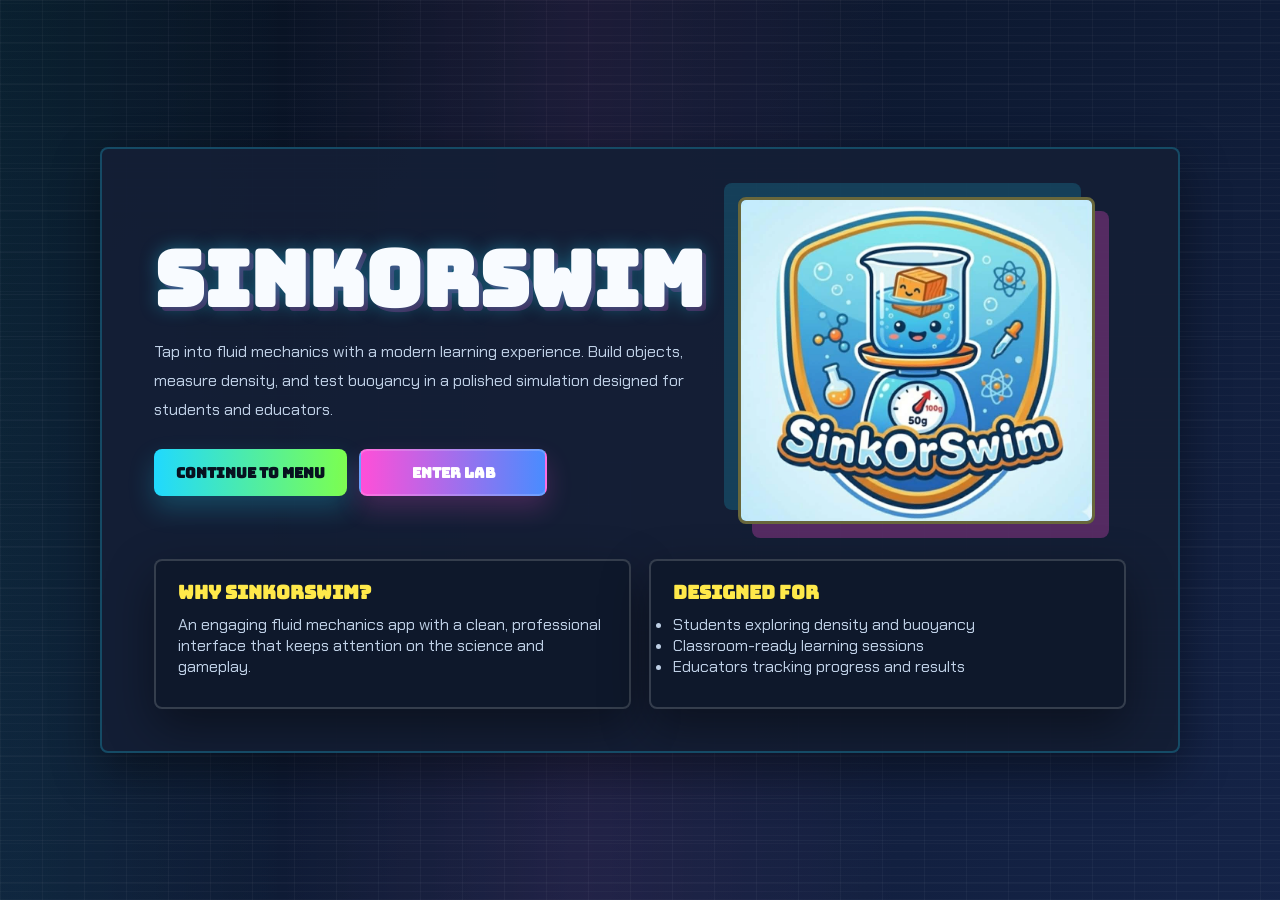
<file: index.html>
<!DOCTYPE html>
<html lang="en">
<head>
  <meta charset="UTF-8">
  <meta name="viewport" content="width=device-width, initial-scale=1.0">
  <title>SinkOrSwim | Opening Page</title>
  <link rel="stylesheet" href="style.css">
</head>
<body>
  <div class="launch-page">
    <div class="launch-card">
      <div class="hero-panel">
        <div class="hero-left">
          <h1>SinkOrSwim</h1>
          <p>Tap into fluid mechanics with a modern learning experience. Build objects, measure density, and test buoyancy in a polished simulation designed for students and educators.</p>
          <div class="hero-actions">
            <a class="btn-primary" href="menupage.html">Continue to Menu</a>
            <a class="btn-secondary" href="simulation.html">Enter Lab</a>
          </div>
        </div>
        <div class="hero-image">
          <img src="SinkOrSwim.jpg" alt="SinkOrSwim logo">
        </div>
      </div>

      <div class="summary-panel">
        <div class="summary-card">
          <h3>Why SinkOrSwim?</h3>
          <p>An engaging fluid mechanics app with a clean, professional interface that keeps attention on the science and gameplay.</p>
        </div>
        <div class="summary-card">
          <h3>Designed For</h3>
          <ul>
            <li>Students exploring density and buoyancy</li>
            <li>Classroom-ready learning sessions</li>
            <li>Educators tracking progress and results</li>
          </ul>
        </div>
      </div>
    </div>
  </div>
</body>
</html>
</file>
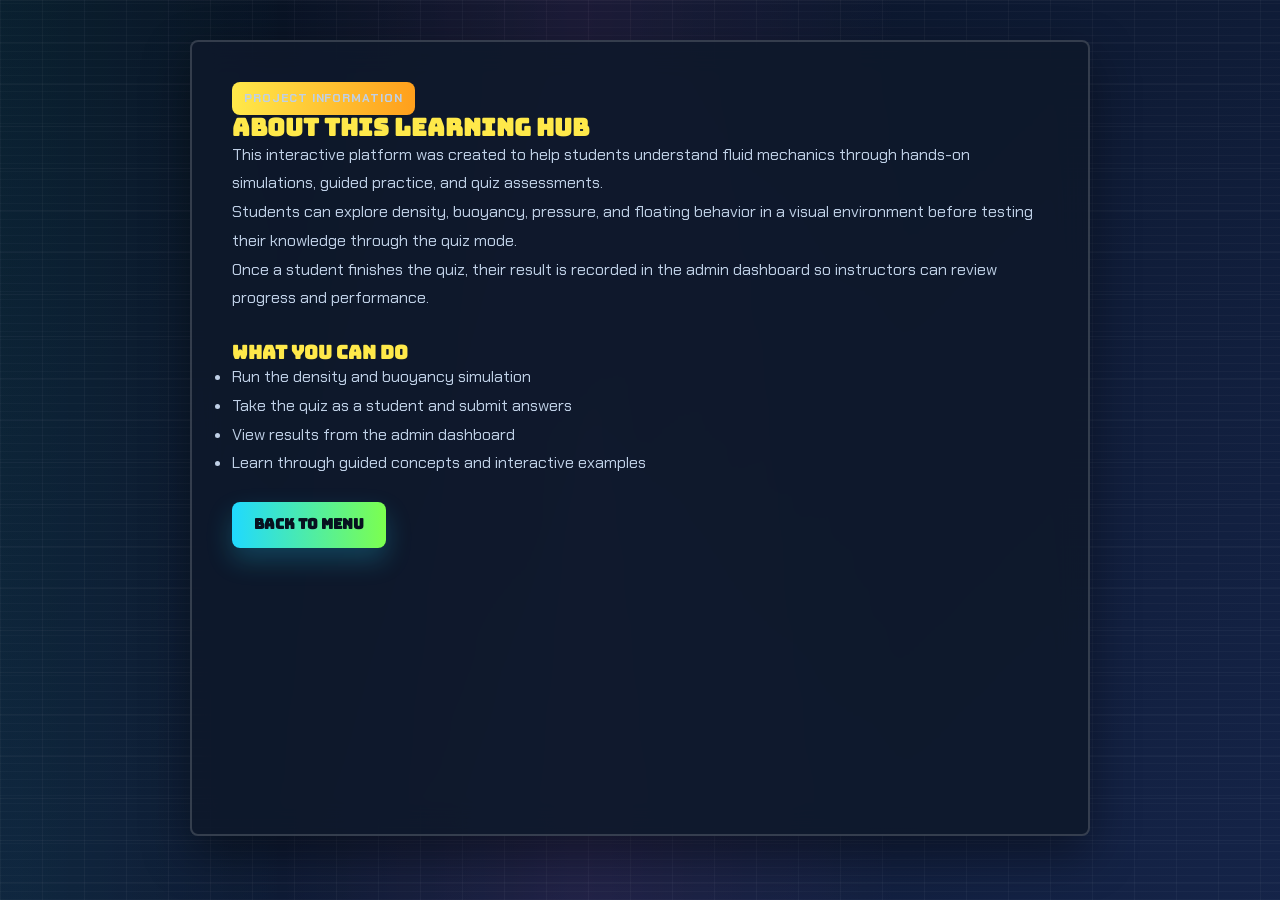
<file: about.html>
<!DOCTYPE html>
<html>
<head>
  <meta charset="UTF-8" />
  <meta name="viewport" content="width=device-width, initial-scale=1.0" />
  <title>About - Fluid Mechanics Learning Hub</title>
  <link rel="stylesheet" href="style.css" />
</head>
<body>
  <div class="main" style="display: flex; justify-content: center; padding: 40px 20px;">
    <section class="card" style="max-width: 900px; width: 100%; padding: 40px; line-height: 1.8;">
      <p class="eyebrow">Project Information</p>
      <h1 style="margin-top: 0; color: #38d9ff;">About This Learning Hub</h1>
      <p>This interactive platform was created to help students understand fluid mechanics through hands-on simulations, guided practice, and quiz assessments.</p>
      <p>Students can explore density, buoyancy, pressure, and floating behavior in a visual environment before testing their knowledge through the quiz mode.</p>
      <p>Once a student finishes the quiz, their result is recorded in the admin dashboard so instructors can review progress and performance.</p>
      <h3 style="color: #38d9ff; margin-top: 30px;">What You Can Do</h3>
      <ul>
        <li>Run the density and buoyancy simulation</li>
        <li>Take the quiz as a student and submit answers</li>
        <li>View results from the admin dashboard</li>
        <li>Learn through guided concepts and interactive examples</li>
      </ul>
      <a href="menupage.html" class="sim-primary-btn sim-open-btn" style="display: inline-block; margin-top: 24px; text-decoration: none;">Back to Menu</a>
    </section>
  </div>
<script>
(function() {
    try {
        const nav = performance.getEntriesByType('navigation')[0] || {};
        const reloaded = nav.type === 'reload' || window.performance?.navigation?.type === 1;
        const file = window.location.pathname.substring(window.location.pathname.lastIndexOf('/') + 1).toLowerCase();
        if (reloaded && file && file !== 'index.html') {
            window.location.replace('index.html');
        }
    } catch (e) {
        console.warn('Redirect on reload failed', e);
    }
})();
</script>
</body>
</html>
</file>
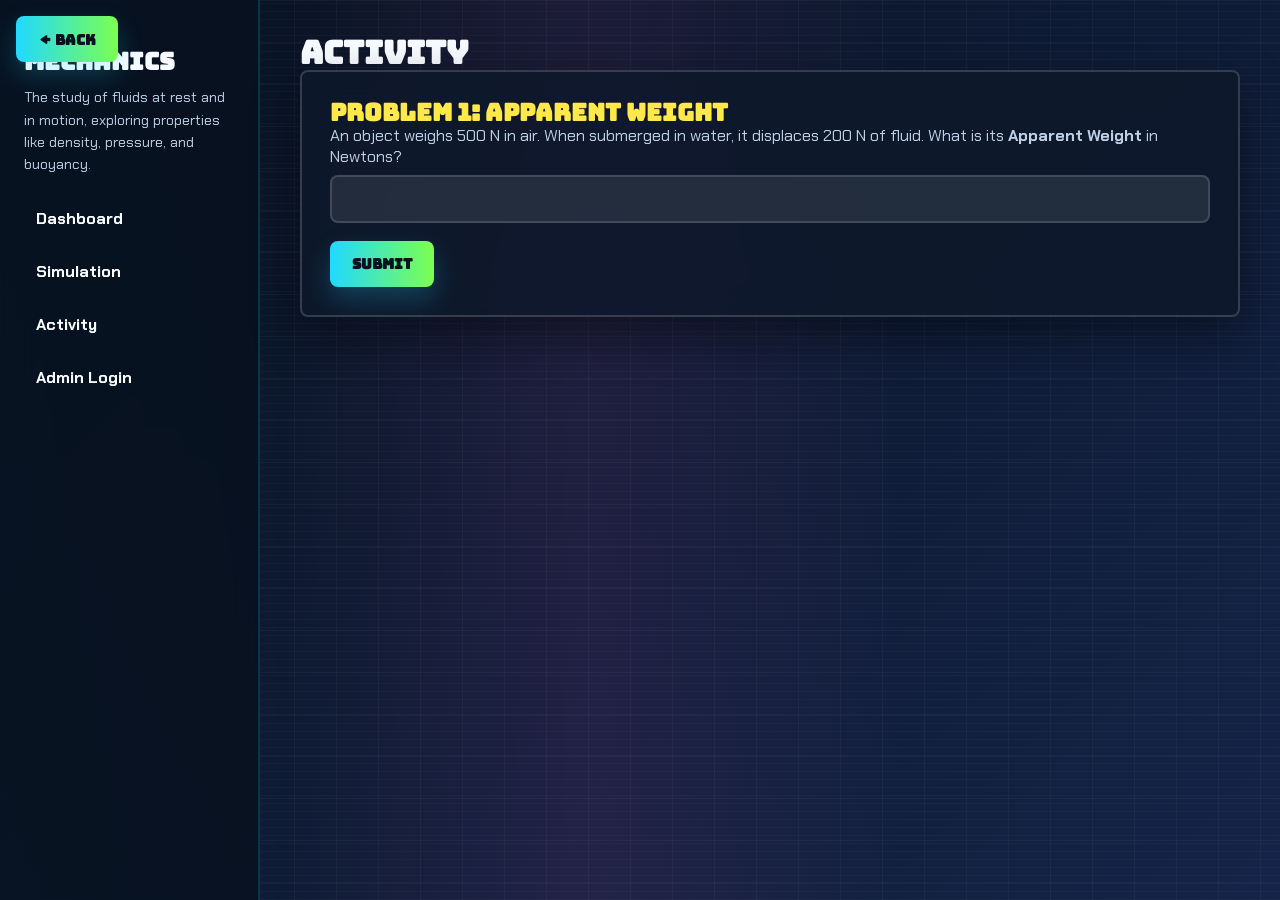
<file: activity.html>
<!DOCTYPE html>
<html>
<head>
<title>Activity</title>
<link rel="stylesheet" href="style.css">
</head>
<body>
  <button class="back-button" onclick="if (history.length > 1) history.back(); else location.href='menupage.html';">← Back</button>

<div class="sidebar">
    <h2>Fluid Mechanics</h2>
    <p class="topic-desc">The study of fluids at rest and in motion, exploring properties like density, pressure, and buoyancy.</p>
    <a href="index.html">Dashboard</a>
    <a href="simulation.html">Simulation</a>
    <a href="activity.html">Activity</a>
    <a href="login.html">Admin Login</a>
</div>

<div class="main">

<h1>Activity</h1>

<div class="card">

<h2>Problem 1: Apparent Weight</h2>

<p>
An object weighs 500 N in air. When submerged in water, it displaces 200 N of fluid. 
What is its <b>Apparent Weight</b> in Newtons?
</p>

<input id="answer">

<button onclick="check()">
Submit
</button>

<p id="result"></p>

</div>

</div>

<script>

function check(){

let ans =
parseFloat(document.getElementById("answer").value);

if(ans === 300){

document.getElementById("result").innerHTML =
"Correct";

}
else{

document.getElementById("result").innerHTML =
"Try Again";

}

}

</script>

<script>
(function() {
    try {
        const nav = performance.getEntriesByType('navigation')[0] || {};
        const reloaded = nav.type === 'reload' || window.performance?.navigation?.type === 1;
        const file = window.location.pathname.substring(window.location.pathname.lastIndexOf('/') + 1).toLowerCase();
        if (reloaded && file && file !== 'index.html') {
            window.location.replace('index.html');
        }
    } catch (e) {
        console.warn('Redirect on reload failed', e);
    }
})();
</script>
</body>
</html>
</file>
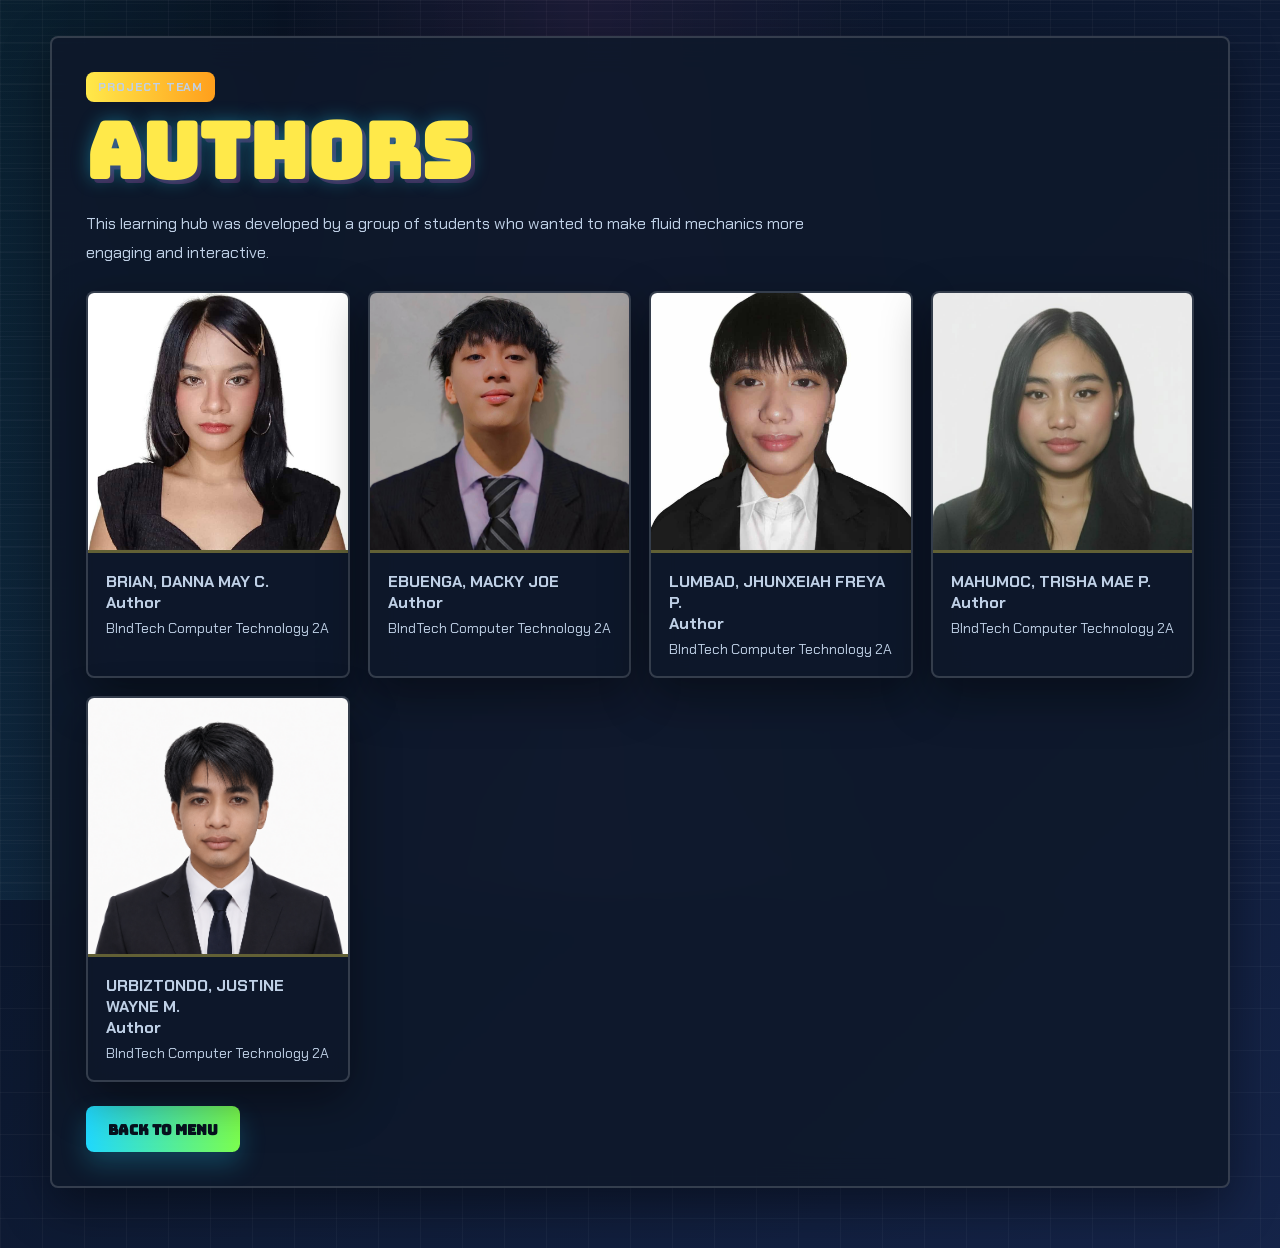
<file: authors.html>
<!DOCTYPE html>
<html>
<head>
  <meta charset="UTF-8" />
  <meta name="viewport" content="width=device-width, initial-scale=1.0" />
  <title>Authors - Fluid Mechanics Learning Hub</title>
  <link rel="stylesheet" href="style.css" />
</head>
<body>
  <div class="main authors-page">
    <section class="card authors-panel">
      <p class="eyebrow">Project Team</p>
      <h1>Authors</h1>
      <p class="authors-intro">This learning hub was developed by a group of students who wanted to make fluid mechanics more engaging and interactive.</p>
      <div class="authors-grid" aria-label="Authors">
        <article class="author-card">
          <img src="BRIAN.jpg" alt="Author portrait" class="author-photo" />
          <div class="author-info">
            <p class="author-name">BRIAN, DANNA MAY C.</p>
            <p class="author-role">Author</p>
            <p class="author-program">BIndTech Computer Technology 2A</p>
          </div>
        </article>
        <article class="author-card">
          <img src="EBUENGA.jpg" alt="Author portrait" class="author-photo" />
          <div class="author-info">
            <p class="author-name">EBUENGA, MACKY JOE</p>
            <p class="author-role">Author</p>
            <p class="author-program">BIndTech Computer Technology 2A</p>
          </div>
        </article>
        <article class="author-card">
          <img src="LUMBAD.jpg" alt="Author portrait" class="author-photo" />
          <div class="author-info">
            <p class="author-name">LUMBAD, JHUNXEIAH FREYA P.</p>
            <p class="author-role">Author</p>
            <p class="author-program">BIndTech Computer Technology 2A</p>
          </div>
        </article>
        <article class="author-card">
          <img src="MAHUMOC.jpg" alt="Author portrait" class="author-photo" />
          <div class="author-info">
            <p class="author-name">MAHUMOC, TRISHA MAE P.</p>
            <p class="author-role">Author</p>
            <p class="author-program">BIndTech Computer Technology 2A</p>
          </div>
        </article>
        <article class="author-card">
          <img src="URBIZTONDO.png" alt="Author portrait" class="author-photo" />
          <div class="author-info">
            <p class="author-name">URBIZTONDO, JUSTINE WAYNE M.</p>
            <p class="author-role">Author</p>
            <p class="author-program">BIndTech Computer Technology 2A</p>
          </div>
        </article>
      </div>
      <a href="menupage.html" class="sim-primary-btn sim-open-btn authors-back-btn">Back to Menu</a>
    </section>
  </div>
<script>
(function() {
    try {
        const nav = performance.getEntriesByType('navigation')[0] || {};
        const reloaded = nav.type === 'reload' || window.performance?.navigation?.type === 1;
        const file = window.location.pathname.substring(window.location.pathname.lastIndexOf('/') + 1).toLowerCase();
        if (reloaded && file && file !== 'index.html') {
            window.location.replace('index.html');
        }
    } catch (e) {
        console.warn('Redirect on reload failed', e);
    }
})();
</script>
</body>
</html>
</file>
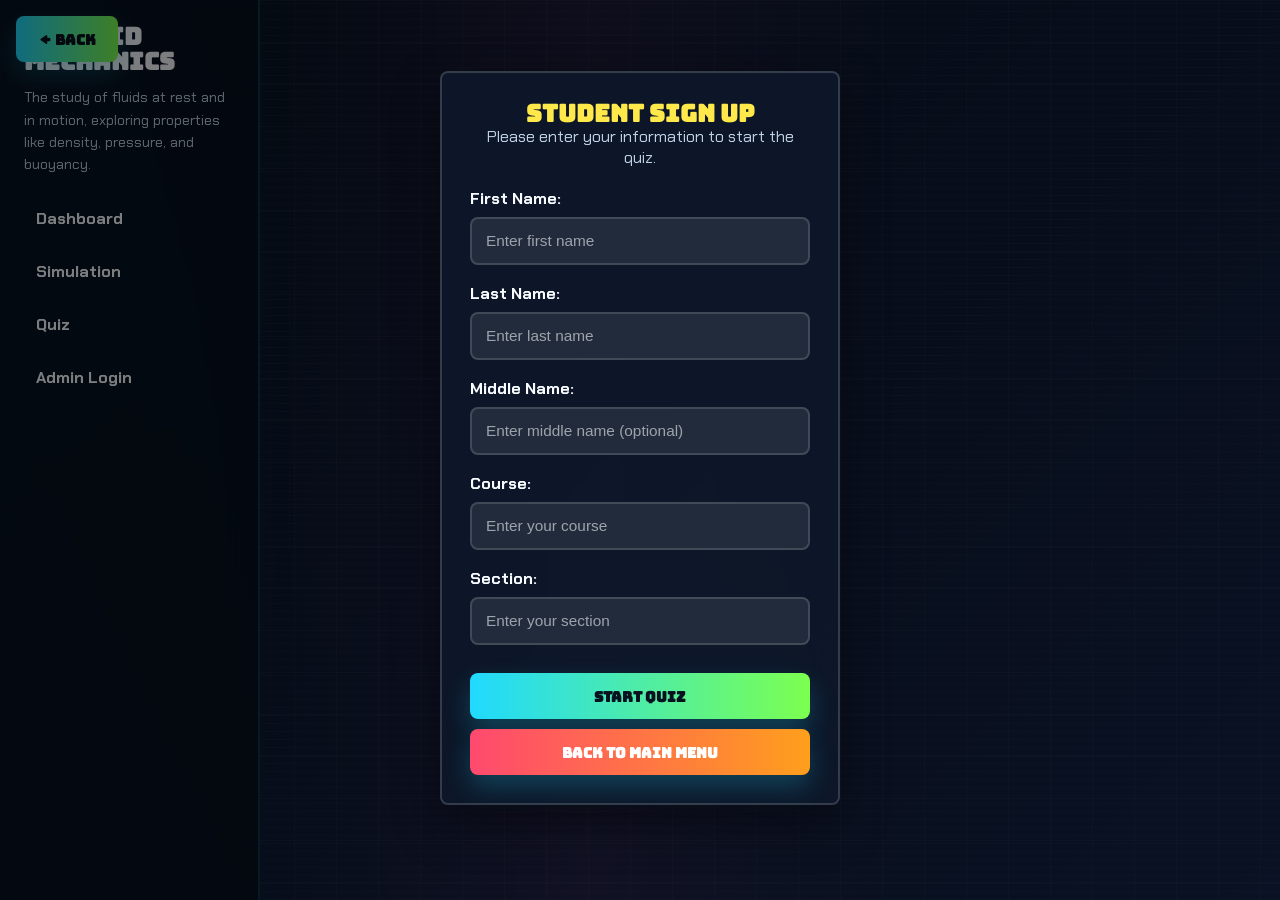
<file: quiz.html>
<!DOCTYPE html>
<html>
<head>
<title>Quiz</title>
<link rel="stylesheet" href="style.css">
</head>
<body>
  <button class="back-button" onclick="if (history.length > 1) history.back(); else location.href='menupage.html';">← Back</button>

<div class="sidebar">
    <h2>🌊 Fluid Mechanics</h2>
    <p class="topic-desc">The study of fluids at rest and in motion, exploring properties like density, pressure, and buoyancy.</p>
    <a href="index.html">Dashboard</a>
    <a href="simulation.html">Simulation</a>
    <a href="quiz.html">Quiz</a>
    <a href="login.html">Admin Login</a>
</div>

<div id="signup-overlay" style="display: flex; align-items: center; justify-content: center; position: fixed; top: 0; left: 0; width: 100%; height: 100%; background: rgba(0, 0, 0, 0.5); z-index: 1000;">
    <div class="card signup-card" style="width: 90%; max-width: 400px;">
        <h2 style="text-align: center; color: #38d9ff; margin-top: 0;">Student Sign Up</h2>
        <p style="text-align: center; color: #8aa0ba; margin-bottom: 20px;">Please enter your information to start the quiz.</p>
        
        <div class="input-group">
            <label>First Name:</label>
            <input type="text" id="firstName" placeholder="Enter first name">
        </div>
        <div class="input-group">
            <label>Last Name:</label>
            <input type="text" id="lastName" placeholder="Enter last name">
        </div>
        <div class="input-group">
            <label>Middle Name:</label>
            <input type="text" id="middleName" placeholder="Enter middle name (optional)">
        </div>
        <div class="input-group">
            <label>Course:</label>
            <input type="text" id="course" placeholder="Enter your course">
        </div>
        <div class="input-group">
            <label>Section:</label>
            <input type="text" id="section" placeholder="Enter your section">
        </div>
        
        <button onclick="startQuiz()" class="btn-primary" style="width: 100%; margin-top: 10px;">Start Quiz</button>
        <button onclick="location.href='menupage.html'" class="btn-reset" style="width: 100%; margin-top: 10px;">Back to Main Menu</button>
        <p id="signup-error" style="color: #ff6b8a; font-size: 0.85rem; margin-top: 10px; display: none; text-align: center;">Please fill in all required fields.</p>
    </div>
</div>

<div class="main" id="quiz-container" style="display: none;">

    <div class="card">
        <h1>Fluid Mechanics Quiz</h1>
        <div id="progress" style="font-size: 0.9rem; color: #6366f1; margin-bottom: 10px; font-weight: 700; text-transform: uppercase; letter-spacing: 1px;"></div>
        <h2 id="question"></h2>
        <div id="choices"></div>
        <h2 id="score"></h2>
    </div>

</div>

<script>

let studentData = {};

let questions=[

{
q:"What is the density of water?",
c:["100","1000","500","1500"],
a:"1000"
},
{
q:"What is the SI unit of pressure?",
c:["Pascal","Newton","Watt","Joule"],
a:"Pascal"
},
{
q:"What is the formula for density?",
c:["ρ = m/V","ρ = V/m","ρ = m*V","ρ = F/A"],
a:"ρ = m/V"
},
{
q:"The buoyant force on an object is equal to the weight of the fluid it displaces. This is...",
c:["Pascal's Principle","Bernoulli's Principle","Archimedes' Principle","Newton's Law"],
a:"Archimedes' Principle"
},
{
q:"Which of the following is the standard unit for density?",
c:["kg/m²","kg/m³","N/m²","kg*m³"],
a:"kg/m³"
},
{
q:"If an object has a density of 800 kg/m³, in water (1000 kg/m³) it will:",
c:["Sink","Float","Dissolve","Explode"],
a:"Float"
},
{
q:"Pressure in a liquid depends on depth and...",
c:["Width","Color","Density","Shape"],
a:"Density"
},
{
q:"1 Pascal is equal to:",
c:["1 N/m","1 N/m²","1 kg/m","1 J/m"],
a:"1 N/m²"
},
{
q:"What instrument measures atmospheric pressure?",
c:["Thermometer","Barometer","Hydrometer","Anemometer"],
a:"Barometer"
},
{
q:"Hydraulic lifts are an application of...",
c:["Archimedes' Principle","Bernoulli's Principle","Pascal's Principle","Boyle's Law"],
a:"Pascal's Principle"
},
{
q:"The upward force exerted by a fluid is called...",
c:["Gravity","Friction","Buoyant Force","Magnetic Force"],
a:"Buoyant Force"
},
{
q:"What is the apparent weight of an object if its real weight is 10N and the buoyant force is 3N?",
c:["13N","7N","30N","3.33N"],
a:"7N"
},
{
q:"What is the density of an object with mass 20kg and volume 2m³?",
c:["40 kg/m³","10 kg/m³","0.1 kg/m³","5 kg/m³"],
a:"10 kg/m³"
},
{
q:"A ship floats because...",
c:["It is made of wood","It is lighter than air","It displaces water equal to its weight","The ocean is deep"],
a:"It displaces water equal to its weight"
},
{
q:"In the formula P = ρgh, 'h' represents...",
c:["Horizontal distance","Heat","Height or depth","Hardness"],
a:"Height or depth"
},
{
q:"The resistance of a fluid to flow is called...",
c:["Density","Pressure","Viscosity","Buoyancy"],
a:"Viscosity"
},
{
q:"Surface tension allows some insects to...",
c:["Fly","Walk on water","Breathe underwater","Swim fast"],
a:"Walk on water"
},
{
q:"If you compress a gas into a smaller volume, its pressure usually...",
c:["Decreases","Increases","Stays the same","Fluctuates"],
a:"Increases"
},
{
q:"Specific gravity has which unit?",
c:["kg/m³","Pascal","Newtons","No unit"],
a:"No unit"
},
{
q:"Which principle explains how airplanes get lift?",
c:["Archimedes' Principle","Bernoulli's Principle","Pascal's Principle","Ohm's Law"],
a:"Bernoulli's Principle"
}
];

let current=0;
let score=0;

function startQuiz() {
    const firstName = document.getElementById('firstName').value.trim();
    const lastName = document.getElementById('lastName').value.trim();
    const middleName = document.getElementById('middleName').value.trim();
    const course = document.getElementById('course').value.trim();
    const section = document.getElementById('section').value.trim();
    
    // Validate required fields
    if (!firstName || !lastName || !course || !section) {
        const errorEl = document.getElementById('signup-error');
        if (errorEl) errorEl.style.display = 'block';
        return;
    }
    
    // Store student data
    studentData = {
        firstName: firstName,
        lastName: lastName,
        middleName: middleName || "",
        course: course,
        section: section
    };
    
    // Hide signup overlay and show quiz
    document.getElementById('signup-overlay').style.display = 'none';
    document.getElementById('quiz-container').style.display = 'block';
    
    // Initialize quiz
    current = 0;
    score = 0;
    load();
}

function load(){

if(current>=questions.length){

document.getElementById("question").innerHTML=
"Quiz Finished";

document.getElementById("choices").innerHTML="";
document.getElementById("progress").innerHTML="";
document.getElementById("score").innerHTML=
"Final Score: "+score+" / "+questions.length;

// Save quiz results to admin panel
saveQuizResults();

return;
}

document.getElementById("progress").innerHTML=
"Question "+(current+1)+" / "+questions.length;

document.getElementById("question").innerHTML=
questions[current].q;

let html="";

questions[current].c.forEach(choice=>{

html +=
`<button onclick="check(this.innerText)">${choice}</button>`;

});

document.getElementById("choices").innerHTML=html;
}

function check(choice){

if(choice==questions[current].a){

score++;

}

current++;

load();

}

function saveQuizResults() {
    try {
        // Get existing records from localStorage
        const records = JSON.parse(localStorage.getItem('quiz_records') || '[]');
        
        // Create new record
        const fullName = `${studentData.lastName}, ${studentData.firstName} ${studentData.middleName}`.trim();
        
        const newRecord = {
            fullName: fullName,
            course: studentData.course,
            section: studentData.section,
            score: `${score}/${questions.length}`,
            correctCount: score,
            wrongCount: questions.length - score,
            percentage: ((score / questions.length) * 100).toFixed(2) + '%',
            timestamp: new Date().toLocaleString()
        };
        
        // Add new record to array
        records.push(newRecord);
        
        // Save back to localStorage
        localStorage.setItem('quiz_records', JSON.stringify(records));
        
        console.log('Quiz results saved to admin panel:', newRecord);
    } catch(e) {
        console.error('Error saving quiz results:', e);
    }
}

</script>

</body>
<script>
(function() {
    try {
        const nav = performance.getEntriesByType('navigation')[0] || {};
        const reloaded = nav.type === 'reload' || window.performance?.navigation?.type === 1;
        const file = window.location.pathname.substring(window.location.pathname.lastIndexOf('/') + 1).toLowerCase();
        if (reloaded && file && file !== 'index.html') {
            window.location.replace('index.html');
        }
    } catch (e) {
        console.warn('Redirect on reload failed', e);
    }
})();
</script>
</html>
</file>
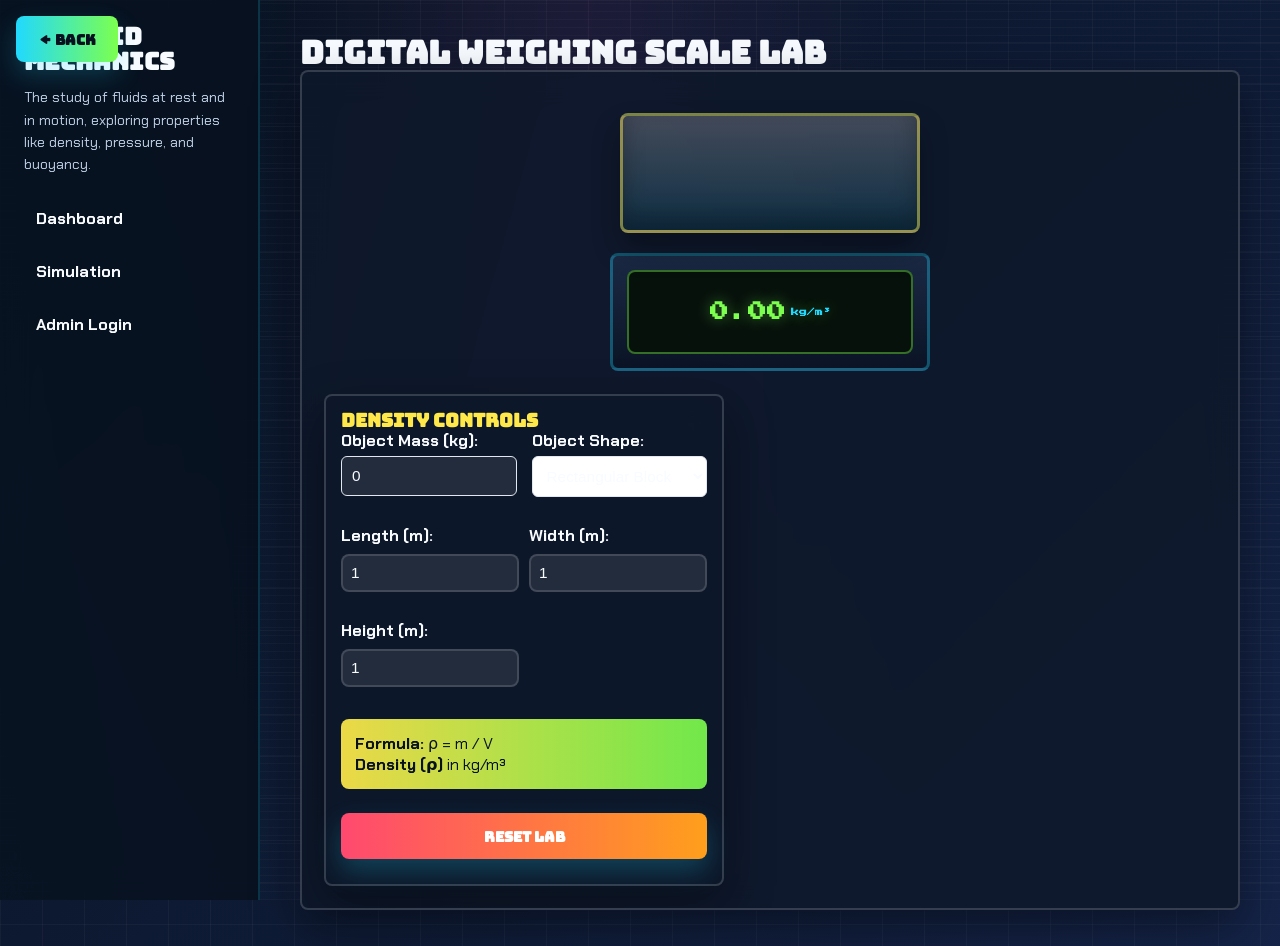
<file: weighing scale.html>
<!DOCTYPE html>
<html>
<head>
<title>Simulation</title>
<link rel="stylesheet" href="style.css">
</head>
<body>
  <button class="back-button" onclick="if (history.length > 1) history.back(); else location.href='menupage.html';">← Back</button>

<div class="sidebar" id="sidebar">
    <h2>🌊 Fluid Mechanics</h2>
    <p class="topic-desc">The study of fluids at rest and in motion, exploring properties like density, pressure, and buoyancy.</p>
    <a href="index.html">Dashboard</a>
    <a href="simulation.html">Simulation</a>
    <a href="login.html">Admin Login</a>
</div>

<div class="main" id="main-content">

<h1>Digital Weighing Scale Lab</h1>

<div class="scale-lab-container">
    <div class="digital-scale">
        <div class="scale-plate" id="scale-plate">
            <div id="placed-object"></div>
        </div>
        <div class="scale-body">
            <div class="digital-readout">
                <span id="density-result">0.00</span><span class="unit">kg/m³</span>
            </div>
        </div>
    </div>

    <div class="card control-panel" style="width: 400px; margin: 0; padding: 15px;">
        <h3>Density Controls</h3>
        <div style="display: grid; grid-template-columns: 1fr 1fr; gap: 15px; margin-bottom: 10px;">
            <div class="input-group" style="margin-bottom: 0;">
                <label>Object Mass (kg):</label>
                <input type="number" id="mass-input" min="0" max="1000" step="any" value="0" oninput="calculateWeight()" style="width: 100%; padding: 10px; border: 1px solid #e2e8f0; border-radius: 6px; box-sizing: border-box; margin-top: 5px;">
            </div>
            <div class="input-group" style="margin-bottom: 0;">
                <label>Object Shape:</label>
                <select id="shape-select" onchange="updateShapeInputs()" style="width: 100%; padding: 10px; border: 1px solid #e2e8f0; border-radius: 6px; box-sizing: border-box; margin-top: 5px; background: white;">
                    <option value="rectangle">Rectangular Block</option>
                    <option value="cube">Cube (s³)</option>
                    <option value="sphere">Sphere (4/3πr³)</option>
                    <option value="cylinder">Cylinder (πr²h)</option>
                </select>
            </div>
        </div>
        
        <div id="dimension-inputs" class="input-group"></div>
        
        <div class="info-box">
            <p><strong>Formula:</strong> ρ = m / V</p>
            <p><strong>Density (ρ)</strong> in kg/m³</p>
        </div>
        
        <button onclick="resetScale()" class="btn-reset" style="width: 100%; margin: 10px 0;">Reset Lab</button>
    </div>
</div>

</div>

<script>
window.onload = updateShapeInputs;

function updateShapeInputs() {
    const shape = document.getElementById("shape-select").value;
    const container = document.getElementById("dimension-inputs");
    let html = "";

    if (shape === "rectangle") {
        html = `
            <div style="display: grid; grid-template-columns: 1fr 1fr; gap: 10px;">
                <div><label>Length (m):</label><input type="number" id="dim-l" value="1" step="any" oninput="calculateWeight()" style="width:100%; padding:8px;"></div>
                <div><label>Width (m):</label><input type="number" id="dim-w" value="1" step="any" oninput="calculateWeight()" style="width:100%; padding:8px;"></div>
                <div><label>Height (m):</label><input type="number" id="dim-h" value="1" step="any" oninput="calculateWeight()" style="width:100%; padding:8px;"></div>
            </div>`;
    } else if (shape === "cube") {
        html = `<label>Side (m):</label><input type="number" id="dim-s" value="1" step="any" oninput="calculateWeight()" style="width:100%; padding:8px;">`;
    } else if (shape === "sphere") {
        html = `<label>Radius (m):</label><input type="number" id="dim-r" value="1" step="any" oninput="calculateWeight()" style="width:100%; padding:8px;">`;
    } else if (shape === "cylinder") {
        html = `
            <div style="display: grid; grid-template-columns: 1fr 1fr; gap: 10px;">
                <div><label>Radius (m):</label><input type="number" id="dim-r" value="1" step="any" oninput="calculateWeight()" style="width:100%; padding:8px;"></div>
                <div><label>Height (m):</label><input type="number" id="dim-h" value="1" step="any" oninput="calculateWeight()" style="width:100%; padding:8px;"></div>
            </div>`;
    }
    container.innerHTML = html;
    calculateWeight();
}

function resetScale() {
    document.getElementById("mass-input").value = 0;
    document.getElementById("shape-select").value = "rectangle";
    updateShapeInputs();
}

function calculateWeight() {
    let mVal = document.getElementById("mass-input").value;
    const m = mVal === "" ? 0 : parseFloat(mVal);
    const shape = document.getElementById("shape-select").value;
    let v = 0, sx = 1, sy = 1, sz = 1;
    const k = 0.5; // Visual scaling constant (1m = 50px)

    if (shape === "rectangle") {
        const l = parseFloat(document.getElementById("dim-l")?.value || 0);
        const w = parseFloat(document.getElementById("dim-w")?.value || 0);
        const h = parseFloat(document.getElementById("dim-h")?.value || 0);
        v = l * w * h;
        sx = l * k; sy = h * k; sz = w * k;
    } else if (shape === "cube") {
        const s = parseFloat(document.getElementById("dim-s")?.value || 0);
        v = Math.pow(s, 3);
        sx = sy = sz = s * k;
    } else if (shape === "sphere") {
        const r = parseFloat(document.getElementById("dim-r")?.value || 0);
        v = (4/3) * Math.PI * Math.pow(r, 3);
        sx = sy = sz = (2 * r) * k;
    } else if (shape === "cylinder") {
        const r = parseFloat(document.getElementById("dim-r")?.value || 0);
        const h = parseFloat(document.getElementById("dim-h")?.value || 0);
        v = Math.PI * Math.pow(r, 2) * h;
        sx = sz = (2 * r) * k; sy = h * k;
    }

    if (v <= 0) {
        document.getElementById("density-result").innerText = "0.00";
    } else {
        const density = m / v;
        document.getElementById("density-result").innerText = density.toFixed(2);
    }

    const obj = document.getElementById("placed-object");
    const plate = document.getElementById("scale-plate");

    if (m > 0) {
        obj.style.display = "block";
        
        if (shape === "sphere") {
            obj.innerHTML = '<div class="sphere-3d"></div>';
            obj.style.borderRadius = "0";
            obj.style.background = "none";
            obj.style.transform = `rotateX(-10deg) scale3d(${sx}, ${sy}, ${sz})`;
        } else if (shape === "cylinder") {
            obj.innerHTML = `
                <div class="cylinder-3d">
                    <div class="side"></div>
                    <div class="cap top-cap"></div>
                    <div class="cap bottom-cap"></div>
                </div>`;
            obj.style.borderRadius = "0";
            obj.style.background = "none";
            obj.style.transform = `rotateX(-20deg) rotateY(15deg) scale3d(${sx}, ${sy}, ${sz})`;
        } else if (shape === "cube") {
            obj.innerHTML = `
                <div class="cube-face front"></div><div class="cube-face back"></div>
                <div class="cube-face top"></div><div class="cube-face bottom"></div>
                <div class="cube-face left"></div><div class="cube-face right"></div>
            `;
            obj.style.borderRadius = "0";
            obj.style.background = "none";
            obj.style.transform = `rotateX(-25deg) rotateY(-45deg) scale3d(${sx}, ${sy}, ${sz})`;
        } else {
            // Rectangle
            obj.innerHTML = `
                <div class="face front"></div><div class="face back"></div>
                <div class="face top"></div><div class="face bottom"></div>
                <div class="face left"></div><div class="face right"></div>
            `;
            obj.style.borderRadius = "0";
            obj.style.background = "none";
            obj.style.transform = `rotateX(-20deg) rotateY(30deg) scale3d(${sx}, ${sy}, ${sz})`;
        }

        plate.style.transform = `translateY(${Math.min(10, m/10)}px)`;
    } else {
        obj.style.display = "none";
        plate.style.transform = "translateY(0)";
    }
}
</script>
<script>
(function() {
    try {
        const nav = performance.getEntriesByType('navigation')[0] || {};
        const reloaded = nav.type === 'reload' || window.performance?.navigation?.type === 1;
        const file = window.location.pathname.substring(window.location.pathname.lastIndexOf('/') + 1).toLowerCase();
        if (reloaded && file && file !== 'index.html') {
            window.location.replace('index.html');
        }
    } catch (e) {
        console.warn('Redirect on reload failed', e);
    }
})();
</script>
</body>
</html>
</file>
<file: style.css>
/*==================================================
  VIVID ARCADE GAME UI
==================================================*/

@import url('https://fonts.googleapis.com/css2?family=Bungee&family=Chakra+Petch:wght@400;500;600;700&family=Press+Start+2P&display=swap');

:root {
  --bg: #07111f;
  --bg-deep: #050912;
  --panel: rgba(14, 24, 43, 0.88);
  --panel-strong: rgba(20, 31, 54, 0.96);
  --line: rgba(255, 255, 255, 0.16);
  --text: #f8fbff;
  --muted: #bfd0e6;
  --cyan: #20d9ff;
  --lime: #7cff4f;
  --pink: #ff4fd8;
  --orange: #ff9f1c;
  --yellow: #ffe94a;
  --red: #ff496f;
  --blue: #498cff;
  --accent: var(--cyan);
  --accent-2: var(--lime);
  --accent-3: var(--yellow);
  --danger: var(--red);
  --stroke: var(--line);
  --stroke-strong: rgba(32, 217, 255, 0.45);
  --shadow: 0 18px 48px rgba(0, 0, 0, 0.42);
  --radius: 8px;
}

* {
  box-sizing: border-box;
  margin: 0;
  padding: 0;
}

html {
  scroll-behavior: smooth;
}

body {
  min-height: 100vh;
  overflow-x: hidden;
  color: var(--text);
  font-family: 'Chakra Petch', system-ui, -apple-system, BlinkMacSystemFont, sans-serif;
  background:
    linear-gradient(rgba(255, 255, 255, 0.035) 1px, transparent 1px),
    linear-gradient(90deg, rgba(255, 255, 255, 0.035) 1px, transparent 1px),
    linear-gradient(135deg, #07111f 0%, #152449 32%, #31174d 64%, #07111f 100%);
  background-size: 42px 42px, 42px 42px, 320% 320%;
  animation: bgMove 16s ease infinite;
}

body::before {
  content: "";
  position: fixed;
  inset: 0;
  pointer-events: none;
  background:
    linear-gradient(90deg, rgba(32, 217, 255, 0.12), transparent 22%, rgba(255, 79, 216, 0.12), transparent 70%),
    repeating-linear-gradient(0deg, rgba(255, 255, 255, 0.045) 0 1px, transparent 1px 8px);
  mix-blend-mode: screen;
  opacity: 0.6;
  z-index: -1;
}

@keyframes bgMove {
  0% { background-position: 0 0, 0 0, 0% 50%; }
  50% { background-position: 0 0, 0 0, 100% 50%; }
  100% { background-position: 0 0, 0 0, 0% 50%; }
}

h1,
h2,
h3,
h4,
h5 {
  color: var(--text);
  font-family: 'Bungee', 'Chakra Petch', sans-serif;
  letter-spacing: 0;
  line-height: 1.05;
}

p,
li {
  color: var(--muted);
}

a {
  color: inherit;
}

/*==================================================
  LAYOUT
==================================================*/

.main,
.container {
  width: min(1180px, calc(100% - 32px));
  margin: 0 auto;
  padding: 36px 0;
}

.main {
  min-height: 100vh;
}

.index-home,
.authors-page {
  display: flex;
  flex-direction: column;
  justify-content: center;
  gap: 24px;
}

.card,
.simulation,
.stat,
.summary-card,
.author-card,
.menu-card,
.signup-card,
.modal-content {
  background: var(--panel);
  border: 2px solid var(--line);
  border-radius: var(--radius);
  box-shadow: var(--shadow);
  backdrop-filter: blur(16px);
}

.card {
  padding: 28px;
  margin-bottom: 24px;
}

.card h1,
.card h2,
.card h3,
.card h4,
.signup-card h2,
#res-name,
#modal-title {
  color: var(--yellow) !important;
}

.card p,
.signup-card p,
#res-percent {
  color: var(--muted) !important;
}

.card:hover,
.menu-card:hover,
.author-card:hover,
.summary-card:hover {
  border-color: rgba(32, 217, 255, 0.58);
  transform: translateY(-4px);
  box-shadow: 0 22px 54px rgba(32, 217, 255, 0.15), var(--shadow);
}

.eyebrow,
.menu-card-tag,
.badge {
  display: inline-flex;
  align-items: center;
  width: fit-content;
  min-height: 30px;
  padding: 6px 12px;
  border-radius: var(--radius);
  color: #07111f;
  background: linear-gradient(90deg, var(--yellow), var(--orange));
  font-size: 0.74rem;
  font-weight: 800;
  letter-spacing: 0.08em;
  text-transform: uppercase;
}

/*==================================================
  NAV AND BUTTONS
==================================================*/

nav,
.sidebar {
  background: rgba(7, 17, 31, 0.86);
  border-right: 2px solid rgba(32, 217, 255, 0.18);
  backdrop-filter: blur(16px);
}

nav {
  position: sticky;
  top: 0;
  z-index: 20;
  display: flex;
  align-items: center;
  justify-content: space-between;
  padding: 14px 32px;
  border-right: 0;
  border-bottom: 2px solid rgba(32, 217, 255, 0.18);
}

nav a,
.sidebar a {
  display: block;
  color: var(--text);
  text-decoration: none;
  font-weight: 700;
  border-radius: var(--radius);
  transition: transform 0.2s ease, background 0.2s ease, color 0.2s ease;
}

nav a {
  padding: 10px 16px;
}

nav a:hover,
.sidebar a:hover {
  color: #07111f;
  background: linear-gradient(90deg, var(--lime), var(--cyan));
  transform: translateY(-2px);
}

button,
.btn,
.btn-primary,
.btn-secondary,
.btn-success,
.btn-warning,
.btn-purple,
.btn-danger,
.btn-reset,
.sim-primary-btn,
.sim-open-btn {
  display: inline-flex;
  align-items: center;
  justify-content: center;
  min-height: 46px;
  border: 0;
  border-radius: var(--radius);
  padding: 12px 22px;
  color: #07111f;
  font: 800 0.9rem 'Bungee', 'Chakra Petch', sans-serif;
  text-decoration: none;
  cursor: pointer;
  background: linear-gradient(90deg, var(--cyan), var(--lime));
  box-shadow: 0 12px 26px rgba(32, 217, 255, 0.22);
  transition: transform 0.18s ease, filter 0.18s ease, box-shadow 0.18s ease;
}

button:hover,
.btn:hover,
.btn-primary:hover,
.btn-secondary:hover,
.btn-success:hover,
.btn-warning:hover,
.btn-purple:hover,
.btn-danger:hover,
.btn-reset:hover,
.sim-primary-btn:hover,
.sim-open-btn:hover {
  transform: translateY(-2px);
  filter: saturate(1.18);
  box-shadow: 0 16px 34px rgba(255, 79, 216, 0.2);
}

.btn-primary { background: linear-gradient(90deg, var(--cyan), var(--lime)) !important; color: #07111f !important; }
.btn-success { background: linear-gradient(90deg, var(--lime), #27f5a6) !important; color: #07111f !important; }
.btn-warning { background: linear-gradient(90deg, var(--yellow), var(--orange)) !important; color: #07111f !important; }
.btn-purple { background: linear-gradient(90deg, var(--pink), var(--blue)) !important; color: white !important; }
.btn-danger,
.btn-reset { background: linear-gradient(90deg, var(--red), var(--orange)) !important; color: white !important; }

.btn-secondary {
  color: white !important;
  background: linear-gradient(90deg, var(--pink), var(--blue)) !important;
  border: 2px solid rgba(255, 255, 255, 0.18);
  box-shadow: 0 12px 26px rgba(255, 79, 216, 0.2);
}

.back-button {
  position: fixed;
  top: 16px;
  left: 16px;
  z-index: 50;
}

/*==================================================
  OPENING PAGE
==================================================*/

.launch-page {
  min-height: 100vh;
  display: flex;
  align-items: center;
  justify-content: center;
  padding: 28px;
}

.launch-card {
  width: min(1080px, 100%);
  overflow: hidden;
  background: var(--panel-strong);
  border: 2px solid rgba(32, 217, 255, 0.24);
  border-radius: var(--radius);
  box-shadow: var(--shadow);
}

.hero-panel {
  display: grid;
  grid-template-columns: 1.08fr 0.92fr;
  gap: 34px;
  align-items: center;
  padding: 48px 52px 30px;
}

.hero-left {
  text-align: left;
}

.hero-panel h1,
.index-hero h1,
.authors-panel h1 {
  margin: 10px 0 16px;
  font-size: clamp(2.6rem, 6vw, 5rem);
  text-shadow: 0 0 18px rgba(32, 217, 255, 0.35), 4px 4px 0 rgba(255, 79, 216, 0.22);
}

.hero-panel p,
.authors-intro {
  max-width: 720px;
  margin-bottom: 24px;
  font-size: 1.02rem;
  line-height: 1.8;
}

.hero-actions {
  display: flex;
  flex-wrap: wrap;
  gap: 12px;
}

.hero-actions a {
  min-width: 188px;
}

.hero-image img {
  width: 100%;
  max-width: 360px;
  height: auto;
  object-fit: contain;
  border: 3px solid rgba(255, 233, 74, 0.36);
  border-radius: var(--radius);
  box-shadow: 14px 14px 0 rgba(255, 79, 216, 0.28), -14px -14px 0 rgba(32, 217, 255, 0.18);
}

.summary-panel {
  display: grid;
  grid-template-columns: repeat(2, minmax(0, 1fr));
  gap: 18px;
  padding: 0 52px 42px;
}

.summary-card {
  min-height: 150px;
  padding: 22px;
}

.summary-card h3 {
  margin-bottom: 12px;
  color: var(--yellow);
}

/*==================================================
  MENU AND AUTHORS
==================================================*/

.index-hero,
.authors-panel {
  position: relative;
  padding: 34px;
}

.index-hero {
  background: var(--panel-strong);
  border: 2px solid rgba(255, 233, 74, 0.28);
  border-radius: var(--radius);
  box-shadow: var(--shadow);
}

.hero-status {
  display: grid;
  gap: 4px;
  margin-top: 16px;
  padding: 16px;
  border-left: 5px solid var(--lime);
  background: rgba(124, 255, 79, 0.09);
  border-radius: var(--radius);
}

.hero-status-title {
  color: var(--lime);
  font-weight: 800;
  text-transform: uppercase;
}

.menu-grid,
.authors-grid,
.stats {
  display: grid;
  grid-template-columns: repeat(auto-fit, minmax(230px, 1fr));
  gap: 18px;
}

.menu-card {
  min-height: 250px;
  padding: 24px;
  cursor: pointer;
  transition: transform 0.2s ease, box-shadow 0.2s ease, border-color 0.2s ease;
}

.menu-card:nth-child(1) { border-color: rgba(32, 217, 255, 0.5); }
.menu-card:nth-child(2) { border-color: rgba(255, 233, 74, 0.5); }
.menu-card:nth-child(3) { border-color: rgba(255, 79, 216, 0.5); }
.menu-card:nth-child(4) { border-color: rgba(124, 255, 79, 0.5); }

.menu-card-icon {
  display: grid;
  place-items: center;
  width: 58px;
  height: 58px;
  margin-bottom: 16px;
  border-radius: var(--radius);
  color: #07111f;
  background: linear-gradient(135deg, var(--cyan), var(--yellow), var(--pink));
  font-size: 1.75rem;
  overflow: hidden;
}

.menu-card h3 {
  margin: 16px 0 10px;
  color: var(--text);
}

.menu-card p {
  line-height: 1.65;
}

.authors-panel {
  width: 100%;
}

.author-card {
  overflow: hidden;
  padding: 0;
}

.author-photo {
  display: block;
  width: 100%;
  aspect-ratio: 1 / 1;
  object-fit: cover;
  border-bottom: 3px solid rgba(255, 233, 74, 0.35);
}

.author-info {
  padding: 18px;
}

.author-name {
  color: var(--text);
  font-weight: 800;
}

.author-role {
  color: var(--cyan);
  font-weight: 700;
}

.author-program {
  margin-top: 6px;
  font-size: 0.88rem;
}

.authors-back-btn {
  margin-top: 24px;
}

/*==================================================
  FORMS, TABLES, QUIZ
==================================================*/

input,
select,
textarea {
  width: 100%;
  margin: 8px 0 18px;
  padding: 13px 14px;
  border: 2px solid rgba(255, 255, 255, 0.14);
  border-radius: var(--radius);
  outline: none;
  color: var(--text);
  background: rgba(255, 255, 255, 0.09);
  font-size: 0.96rem;
}

select {
  color: var(--text);
  background-color: rgba(31, 43, 70, 0.96);
}

select option {
  color: #07111f;
  background: #f8fbff;
}

select option:checked {
  color: #07111f;
  background: linear-gradient(90deg, var(--cyan), var(--lime));
}

input:focus,
select:focus,
textarea:focus {
  border-color: var(--cyan);
  box-shadow: 0 0 0 4px rgba(32, 217, 255, 0.15);
}

input::placeholder,
textarea::placeholder {
  color: rgba(248, 251, 255, 0.58);
}

label {
  color: var(--text);
  font-weight: 700;
}

table {
  width: 100%;
  overflow: hidden;
  border-collapse: collapse;
  border-radius: var(--radius);
}

th {
  padding: 14px;
  color: #07111f;
  background: linear-gradient(90deg, var(--yellow), var(--lime));
  text-align: left;
}

td {
  padding: 14px;
  border-bottom: 1px solid rgba(255, 255, 255, 0.1);
  background: rgba(255, 255, 255, 0.06);
}

.option,
#choices button {
  width: 100%;
  justify-content: flex-start;
  margin: 8px 0;
  color: var(--text);
  background: rgba(255, 255, 255, 0.09);
  border: 2px solid rgba(255, 255, 255, 0.12);
}

.option:hover,
#choices button:hover {
  color: #07111f;
  background: linear-gradient(90deg, var(--cyan), var(--yellow));
}

.correct {
  background: var(--lime) !important;
  color: #07111f !important;
  animation: pop 0.35s ease;
}

.wrong {
  background: var(--red) !important;
  color: white !important;
  animation: shake 0.4s ease;
}

@keyframes pop {
  50% { transform: scale(1.04); }
}

@keyframes shake {
  0%, 100% { transform: translateX(0); }
  25% { transform: translateX(-7px); }
  50% { transform: translateX(7px); }
  75% { transform: translateX(-7px); }
}

/*==================================================
  SUPPORTING COMPONENTS
==================================================*/

.progress {
  width: 100%;
  height: 18px;
  overflow: hidden;
  border-radius: var(--radius);
  background: rgba(255, 255, 255, 0.14);
}

.progress-bar {
  width: 70%;
  height: 100%;
  background: linear-gradient(90deg, var(--lime), var(--cyan), var(--pink));
  animation: fill 1.5s ease;
}

@keyframes fill {
  from { width: 0; }
}

.stat {
  padding: 28px;
  text-align: center;
}

.stat h1 {
  font-size: clamp(2.1rem, 5vw, 3.4rem);
  color: var(--yellow);
}

.level {
  padding: 20px;
  border-radius: var(--radius);
  background: linear-gradient(135deg, var(--pink), var(--blue), var(--cyan));
  box-shadow: var(--shadow);
}

.sidebar {
  position: fixed;
  top: 0;
  left: 0;
  width: 260px;
  min-height: 100vh;
  padding: 24px;
}

.sidebar h2 {
  margin-bottom: 12px;
}

.topic-desc {
  margin-bottom: 20px;
  font-size: 0.9rem;
  line-height: 1.55;
}

.sidebar a {
  margin: 8px 0;
  padding: 12px;
}

.sidebar + .main,
#quiz-main,
#admin-panel,
#results-page {
  margin-left: min(300px, 26vw);
  width: min(980px, calc(100% - 340px));
}

.modal {
  position: fixed;
  inset: 0;
  z-index: 1000;
  display: none;
  align-items: center;
  justify-content: center;
  padding: 20px;
  background: rgba(0, 0, 0, 0.64);
}

.modal-content {
  width: min(760px, 100%);
  max-height: 86vh;
  overflow: auto;
  padding: 28px;
}

footer {
  padding: 24px;
  color: var(--muted);
  text-align: center;
}

::-webkit-scrollbar {
  width: 10px;
}

::-webkit-scrollbar-thumb {
  background: linear-gradient(var(--cyan), var(--pink));
  border-radius: var(--radius);
}

::-webkit-scrollbar-track {
  background: var(--bg-deep);
}

.float {
  animation: float 3s ease-in-out infinite;
}

@keyframes float {
  0%, 100% { transform: translateY(0); }
  50% { transform: translateY(-10px); }
}

.fade {
  animation: fadeUp 0.65s ease;
}

@keyframes fadeUp {
  from {
    opacity: 0;
    transform: translateY(28px);
  }
  to {
    opacity: 1;
    transform: translateY(0);
  }
}

/*==================================================
  SIMULATION LAB
==================================================*/

.simulation-page .main {
  width: min(1240px, calc(100% - 32px));
}

.sim-intro-screen {
  min-height: calc(100vh - 72px);
  display: grid;
  place-items: center;
}

.sim-intro-panel,
.tutorial-header,
.tutorial-card,
.tutorial-step-card,
.tutorial-flow-note,
.lab-header,
.scale-lab-container,
.sim-section-container,
.control-panel,
.solution-analysis-card {
  background: var(--panel);
  border: 2px solid var(--line);
  border-radius: var(--radius);
  box-shadow: var(--shadow);
  backdrop-filter: blur(16px);
}

.sim-intro-panel,
.tutorial-header {
  width: min(900px, 100%);
  padding: clamp(28px, 5vw, 54px);
  text-align: center;
  border-color: rgba(255, 233, 74, 0.35);
}

.sim-kicker,
.sim-section-label {
  display: inline-flex;
  width: fit-content;
  margin-bottom: 12px;
  padding: 7px 12px;
  border-radius: var(--radius);
  color: #07111f;
  background: linear-gradient(90deg, var(--pink), var(--yellow));
  font-size: 0.75rem;
  font-weight: 900;
  letter-spacing: 0.08em;
  text-transform: uppercase;
}

.sim-intro-panel h1,
.tutorial-header h1,
.lab-header h1 {
  margin-bottom: 16px;
  font-size: clamp(2.2rem, 5vw, 4.6rem);
  text-shadow: 0 0 18px rgba(32, 217, 255, 0.32), 4px 4px 0 rgba(255, 79, 216, 0.2);
}

.sim-lead,
.lab-summary {
  max-width: 820px;
  margin: 0 auto 24px;
  line-height: 1.75;
}

.tutorial-grid,
.tutorial-steps.tutorial-split {
  display: grid;
  grid-template-columns: repeat(auto-fit, minmax(230px, 1fr));
  gap: 18px;
  margin-top: 20px;
}

.tutorial-card,
.tutorial-step-card,
.tutorial-flow-note,
.scale-lab-container,
.sim-section-container,
.control-panel,
.solution-analysis-card {
  padding: 22px;
  min-width: 0;
}

.scale-lab-container {
  overflow: hidden;
}

.tutorial-card h3,
.tutorial-step-card h2,
.tutorial-flow-note h2,
.sim-section-title,
.solution-analysis-card h3 {
  margin-bottom: 10px;
  color: var(--yellow);
}

.formula-text {
  color: var(--lime);
  font: 800 1.7rem 'Bungee', 'Chakra Petch', sans-serif;
}

.tutorial-action {
  display: flex;
  align-items: center;
}

.lab-header {
  display: flex;
  align-items: center;
  justify-content: space-between;
  gap: 18px;
  margin-bottom: 18px;
  padding: 24px;
}

.sim-layout {
  display: grid;
  grid-template-columns: minmax(280px, 0.9fr) minmax(320px, 1fr) minmax(280px, 0.9fr);
  gap: 18px;
  align-items: start;
}

.sim-section-header {
  margin-bottom: 16px;
}

.digital-scale {
  display: grid;
  place-items: center;
  min-height: 300px;
  width: 100%;
  overflow: hidden;
  grid-template-rows: 136px 142px;
  align-content: center;
}

.scale-plate {
  position: relative;
  display: grid;
  place-items: end center;
  width: min(300px, calc(100% - 28px));
  height: 120px;
  margin: 0 auto;
  border: 3px solid rgba(255, 233, 74, 0.45);
  border-radius: var(--radius);
  background: linear-gradient(180deg, rgba(255, 255, 255, 0.22), rgba(32, 217, 255, 0.12));
  box-shadow: inset 0 -14px 22px rgba(0, 0, 0, 0.26), 0 16px 28px rgba(0, 0, 0, 0.32);
}

.scale-body {
  width: min(320px, calc(100% - 28px));
  padding: 14px;
  margin: 0 auto;
  border: 3px solid rgba(32, 217, 255, 0.32);
  border-radius: var(--radius);
  background: linear-gradient(180deg, #1b2944, #0b1426);
}

.digital-readout {
  display: flex;
  align-items: center;
  justify-content: center;
  width: 100%;
  min-height: 84px;
  padding: 12px 10px;
  border: 2px solid rgba(124, 255, 79, 0.4);
  border-radius: var(--radius);
  color: var(--lime);
  background: #07110c;
  font: 800 clamp(0.78rem, 1.45vw, 1.45rem) 'Press Start 2P', 'Bungee', sans-serif;
  text-align: center;
  text-shadow: 0 0 14px rgba(124, 255, 79, 0.45);
  white-space: nowrap;
  overflow: hidden;
  text-overflow: clip;
}

.digital-readout .unit {
  flex: 0 0 auto;
  margin-left: 5px;
  font-size: 0.42em;
  color: var(--cyan);
}

#placed-object {
  position: absolute;
  bottom: 14px;
  left: 50%;
  margin-left: -43px;
  transform: translateX(-50%);
  width: 86px;
  height: 86px;
  transform-style: preserve-3d;
  transform-origin: center center;
  display: none;
  pointer-events: none;
}

#particle-container {
  position: absolute;
  inset: 0;
  z-index: 7;
  pointer-events: none;
  overflow: hidden;
}

#tank {
  position: relative;
  width: min(390px, 100%);
  height: 390px;
  margin: 0 auto;
  overflow: hidden;
  border: 4px solid rgba(32, 217, 255, 0.48);
  border-radius: var(--radius);
  background: linear-gradient(180deg, rgba(255, 255, 255, 0.08), rgba(7, 17, 31, 0.72));
  box-shadow: inset 0 0 34px rgba(32, 217, 255, 0.2), var(--shadow);
}

#water {
  --liquid-surface: rgba(116, 219, 255, 0.52);
  --liquid-mid: rgba(38, 151, 218, 0.84);
  --liquid-deep: rgba(11, 84, 148, 0.94);
  --liquid-glow: rgba(125, 226, 255, 0.42);
  --liquid-wave: #7ee6ff;
  position: absolute;
  left: 0;
  right: 0;
  bottom: 0;
  height: 68%;
  background: linear-gradient(180deg, var(--liquid-surface), var(--liquid-mid), var(--liquid-deep));
  box-shadow: inset 0 18px 26px var(--liquid-glow);
}

.waves-container,
.waves {
  position: absolute;
  top: -28px;
  left: 0;
  width: 100%;
  height: 54px;
}

.waves use {
  fill: var(--liquid-wave);
  opacity: 0.62;
  animation: waveMove 6s linear infinite;
}

.waves use:nth-child(2) { animation-delay: -2s; opacity: 0.45; }
.waves use:nth-child(3) { animation-delay: -3s; opacity: 0.32; }
.waves use:nth-child(4) { animation-delay: -4s; opacity: 0.24; }

@keyframes waveMove {
  from { transform: translateX(-90px); }
  to { transform: translateX(85px); }
}

#object {
  position: absolute;
  left: 50%;
  bottom: 70%;
  width: 68px;
  height: 68px;
  transform: translateX(-50%);
  border: 0;
  border-radius: var(--radius);
  background: none;
  box-shadow: none;
  transform-style: preserve-3d;
  transform-origin: center center;
  transition: top 0.9s ease, transform 0.9s ease;
  pointer-events: none;
}

.face,
.cube-face {
  position: absolute;
  width: 86px;
  height: 86px;
  border: 2px solid rgba(255, 255, 255, 0.22);
  background: linear-gradient(135deg, var(--orange), var(--yellow) 45%, var(--pink));
  box-shadow: inset -12px -14px 20px rgba(0, 0, 0, 0.22);
}

.face.front,
.cube-face.front { transform: translateZ(43px); }
.face.back,
.cube-face.back { transform: rotateY(180deg) translateZ(43px); }
.face.right,
.cube-face.right { transform: rotateY(90deg) translateZ(43px); }
.face.left,
.cube-face.left { transform: rotateY(-90deg) translateZ(43px); }
.face.top,
.cube-face.top { transform: rotateX(90deg) translateZ(43px); background: linear-gradient(135deg, var(--yellow), var(--lime)); }
.face.bottom,
.cube-face.bottom { transform: rotateX(-90deg) translateZ(43px); background: linear-gradient(135deg, #9a3412, var(--orange)); }

.sphere-3d {
  width: 92px;
  height: 92px;
  border-radius: 999px;
  border: 3px solid rgba(255, 255, 255, 0.24);
  background:
    radial-gradient(circle at 28% 24%, rgba(255, 255, 255, 0.9) 0 9px, transparent 10px),
    radial-gradient(circle at 35% 32%, var(--yellow), var(--orange) 42%, var(--pink) 74%);
  box-shadow: inset -18px -20px 26px rgba(0, 0, 0, 0.28), 0 14px 24px rgba(0, 0, 0, 0.35);
}

.cylinder-3d {
  position: relative;
  width: 92px;
  height: 112px;
  transform-style: preserve-3d;
}

.cylinder-3d .side {
  position: absolute;
  inset: 14px 0;
  border: 3px solid rgba(255, 255, 255, 0.22);
  background: linear-gradient(90deg, var(--cyan), var(--blue) 48%, var(--pink));
  box-shadow: inset -16px 0 22px rgba(0, 0, 0, 0.24);
}

.cylinder-3d .cap {
  position: absolute;
  left: 0;
  width: 92px;
  height: 30px;
  border-radius: 50%;
  border: 3px solid rgba(255, 255, 255, 0.25);
  background: linear-gradient(135deg, var(--lime), var(--cyan));
}

.cylinder-3d .top-cap {
  top: 0;
}

.cylinder-3d .bottom-cap {
  bottom: 0;
  background: linear-gradient(135deg, var(--blue), var(--pink));
}

.granite-3d,
.coal-3d,
.quartz-3d,
.seashell-3d,
.driftwood-3d,
.pumice-3d {
  width: 86px;
  height: 74px;
  border: 3px solid rgba(255, 255, 255, 0.2);
  box-shadow: inset -12px -16px 22px rgba(0, 0, 0, 0.28), 0 12px 24px rgba(0, 0, 0, 0.34);
}

.granite-3d {
  border-radius: 42% 58% 48% 52% / 55% 38% 62% 45%;
  background:
    radial-gradient(circle at 24% 28%, rgba(255, 255, 255, 0.3) 0 4px, transparent 5px),
    radial-gradient(circle at 66% 58%, rgba(7, 17, 31, 0.32) 0 5px, transparent 6px),
    linear-gradient(135deg, #9ca3af, #475569 48%, #1f2937);
}

.coal-3d {
  border-radius: 35% 65% 44% 56% / 52% 42% 58% 48%;
  background:
    radial-gradient(circle at 28% 24%, rgba(255, 255, 255, 0.28) 0 5px, transparent 6px),
    linear-gradient(135deg, #1f2937, #050912 54%, #111827);
}

.quartz-3d {
  clip-path: polygon(50% 0, 82% 24%, 72% 100%, 28% 100%, 18% 24%);
  background: linear-gradient(135deg, #f8fbff, #a7f3ff 42%, #8b5cf6);
}

.seashell-3d {
  border-radius: 70% 30% 58% 42% / 70% 45% 55% 30%;
  background:
    repeating-radial-gradient(circle at 35% 65%, rgba(255, 255, 255, 0.35) 0 5px, transparent 6px 12px),
    linear-gradient(135deg, #ffe4b5, #ff9f1c 55%, #ff4fd8);
}

.driftwood-3d {
  width: 120px;
  height: 46px;
  border-radius: 40% 60% 46% 54% / 56% 42% 58% 44%;
  background:
    repeating-linear-gradient(14deg, rgba(255, 255, 255, 0.12) 0 4px, transparent 5px 13px),
    linear-gradient(135deg, #b7791f, #7c3f12 52%, #3f2313);
}

.pumice-3d {
  border-radius: 48% 52% 42% 58% / 52% 40% 60% 48%;
  background:
    radial-gradient(circle at 24% 26%, rgba(7, 17, 31, 0.32) 0 4px, transparent 5px),
    radial-gradient(circle at 62% 42%, rgba(7, 17, 31, 0.24) 0 5px, transparent 6px),
    radial-gradient(circle at 44% 70%, rgba(7, 17, 31, 0.26) 0 4px, transparent 5px),
    linear-gradient(135deg, #d1d5db, #94a3b8 50%, #64748b);
}

.particle {
  position: absolute;
  width: 6px;
  height: 6px;
  border-radius: 999px;
  background: var(--liquid-particle, var(--cyan));
  opacity: 0.75;
  pointer-events: none;
}

@keyframes particle-fly {
  0% {
    opacity: 0.95;
    transform: translate(0, 0) scale(1);
  }
  100% {
    opacity: 0;
    transform: translate(var(--dx), var(--dy)) scale(0.25);
  }
}

.control-grid {
  display: grid;
  grid-template-columns: repeat(auto-fit, minmax(210px, 1fr));
  gap: 16px;
}

.shape-choice-buttons {
  display: grid;
  grid-template-columns: repeat(2, minmax(0, 1fr));
  gap: 8px;
  margin: 8px 0 12px;
}

.shape-choice-btn {
  min-height: 40px;
  padding: 9px 10px;
  color: var(--text);
  background: rgba(255, 255, 255, 0.08);
  border: 2px solid rgba(255, 255, 255, 0.12);
  box-shadow: none;
}

.shape-choice-btn.active {
  color: #07111f;
  background: linear-gradient(90deg, var(--yellow), var(--lime));
}

.info-box {
  margin: 14px 0;
  padding: 14px;
  border-radius: var(--radius);
  background: linear-gradient(90deg, rgba(255, 233, 74, 0.92), rgba(124, 255, 79, 0.9));
}

.info-box p {
  color: #07111f !important;
}

.solution-analysis-card {
  margin-top: 18px;
  overflow-x: auto;
}

.quiz-modal,
#quiz-modal {
  position: fixed;
  inset: 0;
  z-index: 1000;
  display: none;
  overflow: auto;
  padding: 24px;
  background: rgba(0, 0, 0, 0.72);
}

.quiz-modal.active,
#quiz-modal.active {
  display: block;
}

#quiz-modal > div {
  background: var(--panel-strong) !important;
  border-color: rgba(32, 217, 255, 0.42) !important;
  border-radius: var(--radius) !important;
  box-shadow: var(--shadow) !important;
}

.quiz-option-btn {
  padding: 12px !important;
  color: var(--text) !important;
  text-align: left !important;
  background: rgba(255, 255, 255, 0.08) !important;
  border: 2px solid rgba(255, 255, 255, 0.12) !important;
  border-radius: var(--radius) !important;
}

.quiz-option-btn:hover {
  color: #07111f !important;
  background: linear-gradient(90deg, var(--cyan), var(--yellow)) !important;
  transform: translateX(4px) !important;
}

.quiz-feedback-correct {
  color: #07111f !important;
  background: rgba(124, 255, 79, 0.92) !important;
  border: 2px solid var(--lime) !important;
}

.quiz-feedback-incorrect {
  color: white !important;
  background: rgba(255, 73, 111, 0.92) !important;
  border: 2px solid var(--red) !important;
}

@media (max-width: 980px) {
  .hero-panel,
  .summary-panel {
    grid-template-columns: 1fr;
  }

  .hero-panel {
    padding: 34px 28px 24px;
  }

  .summary-panel {
    padding: 0 28px 28px;
  }

  .hero-left {
    text-align: center;
  }

  .hero-actions {
    justify-content: center;
  }

  .sidebar {
    position: static;
    width: min(100% - 32px, 980px);
    min-height: auto;
    margin: 16px auto 0;
    border-right: 0;
    border-bottom: 2px solid rgba(32, 217, 255, 0.18);
  }

  .sidebar + .main,
  #quiz-main,
  #admin-panel,
  #results-page {
    width: min(980px, calc(100% - 32px));
    margin-left: auto;
  }

  .sim-layout {
    grid-template-columns: 1fr;
  }

  .lab-header {
    display: grid;
  }
}

@media (max-width: 640px) {
  .launch-page {
    padding: 16px;
  }

  .hero-panel,
  .index-hero,
  .authors-panel,
  .card {
    padding: 22px;
  }

  .hero-actions a,
  .sim-primary-btn,
  .sim-open-btn {
    width: 100%;
  }

  .menu-grid,
  .authors-grid {
    grid-template-columns: 1fr;
  }

  .back-button {
    position: static;
    margin: 16px 0 0 16px;
  }
}
</file>
